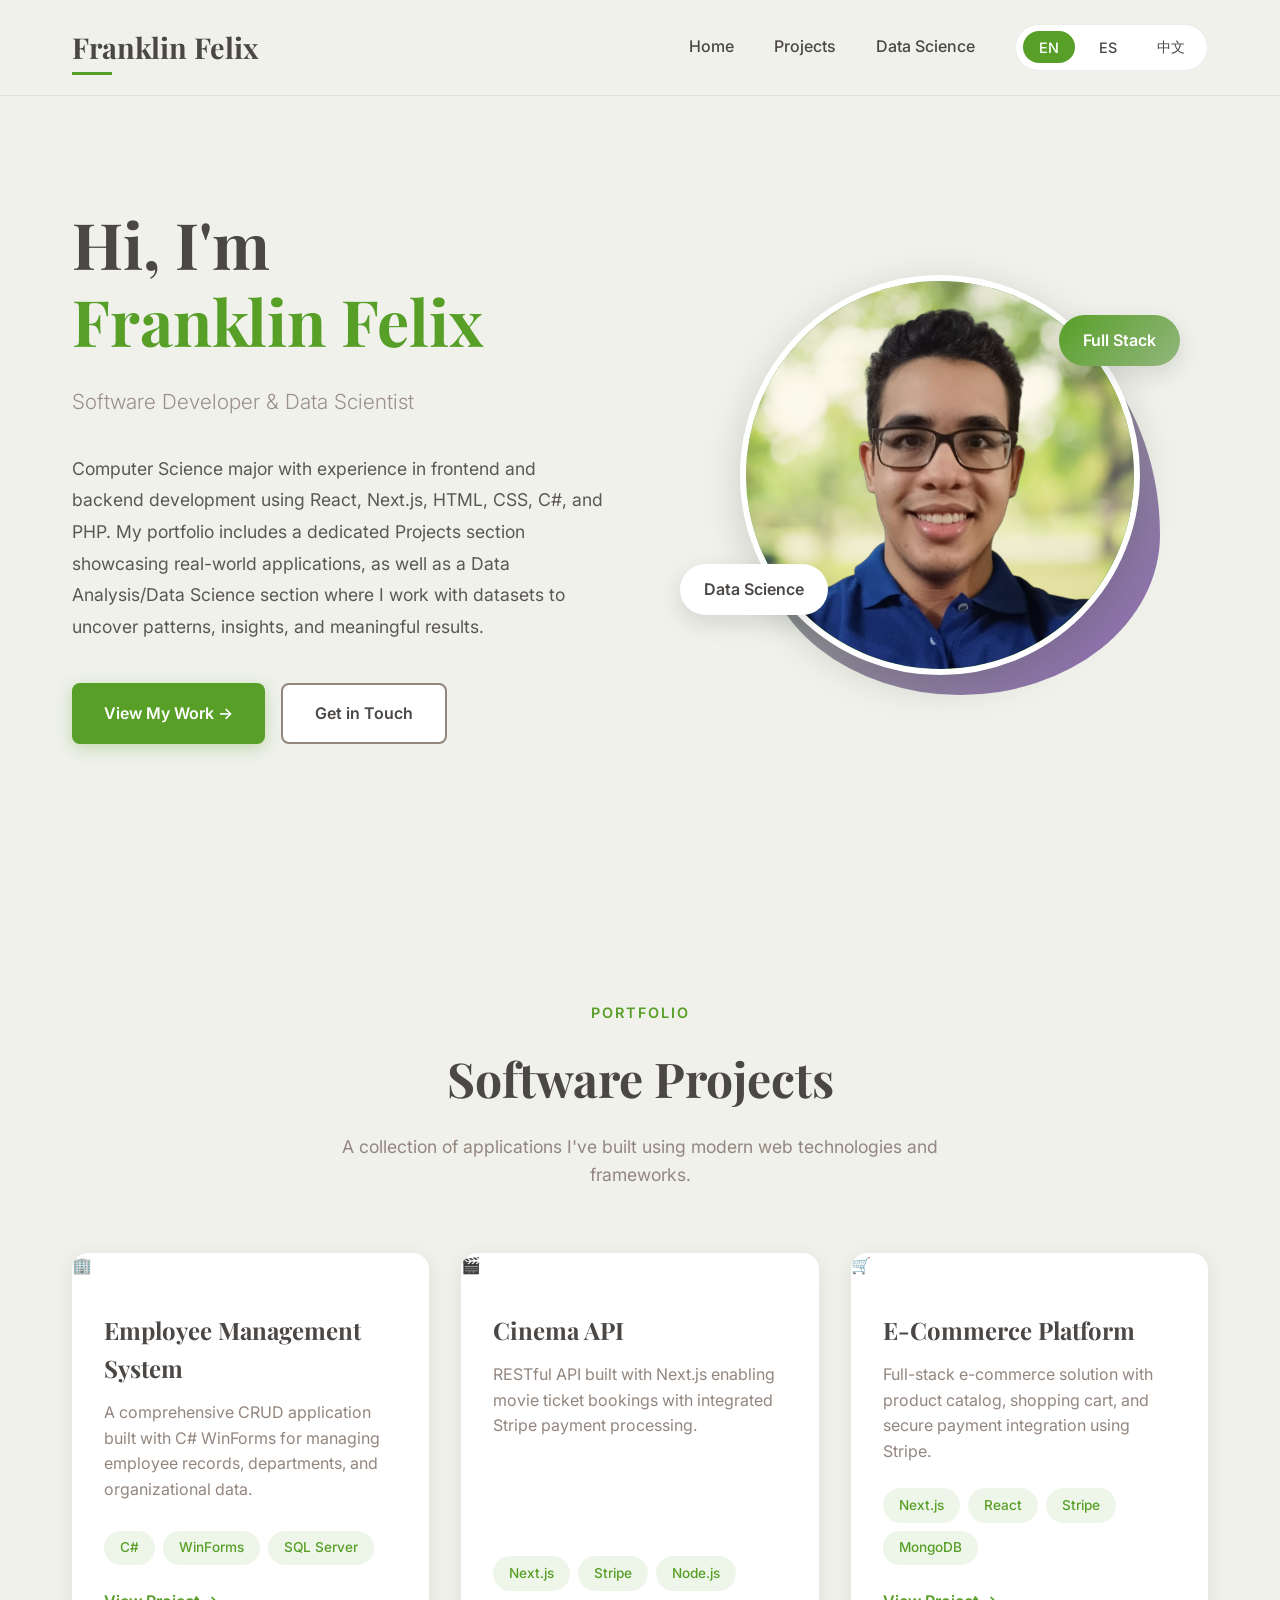
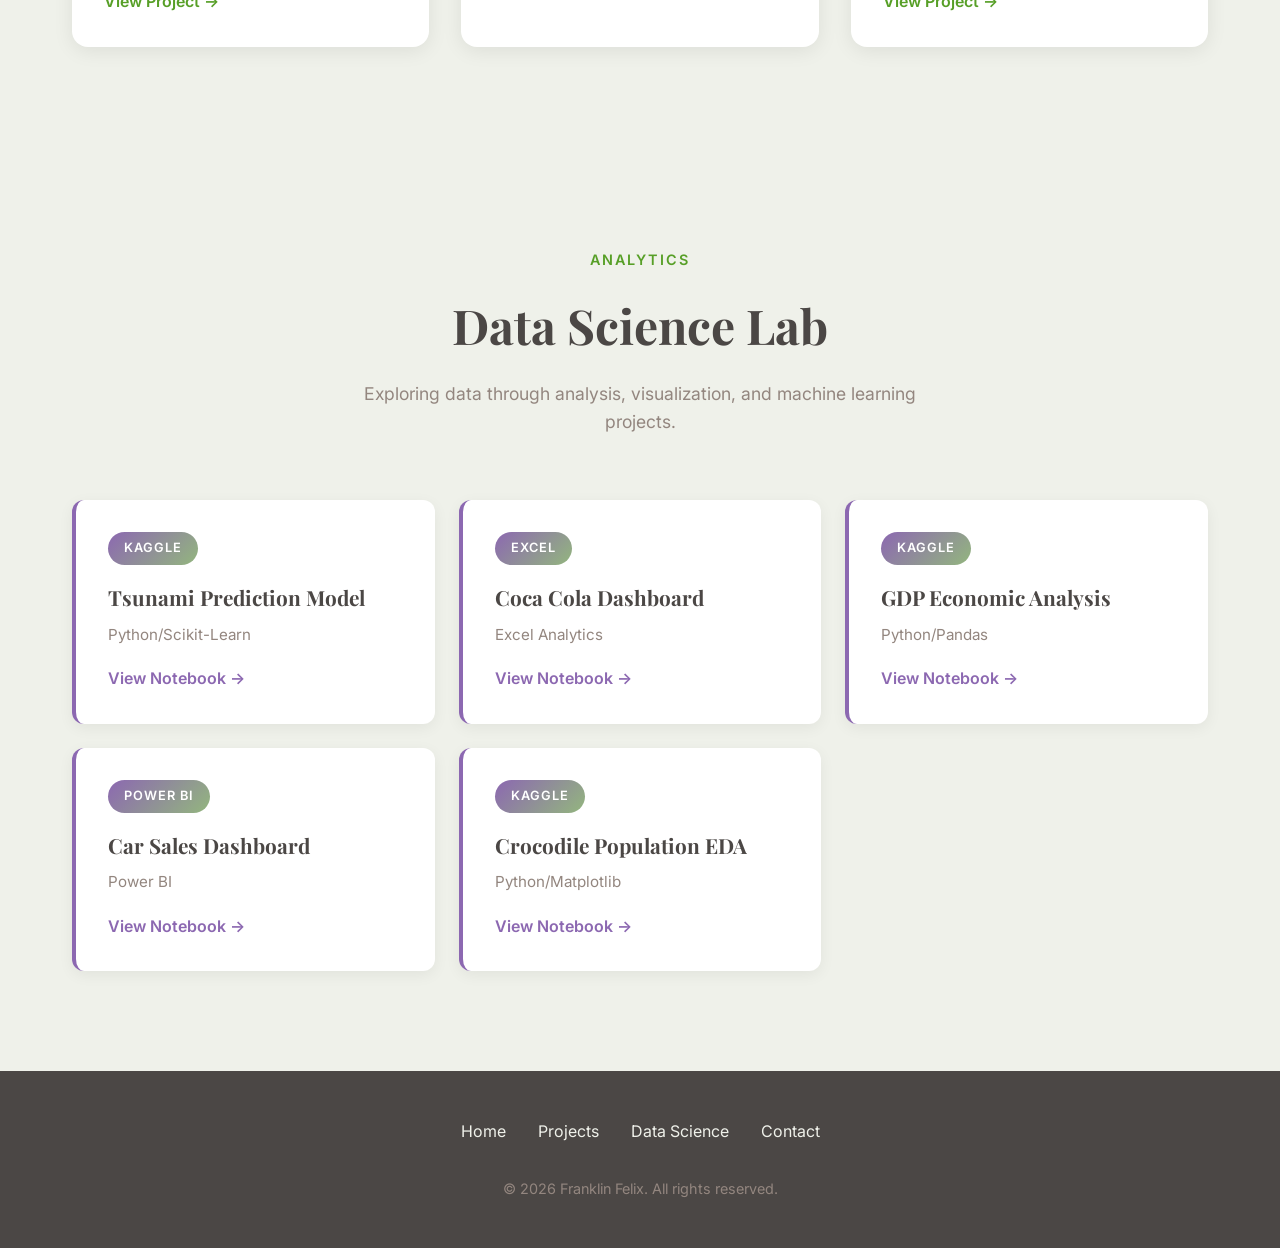
<file: portfolio-modern.html>
<!DOCTYPE html>
<html lang="en">
<head>
    <meta charset="UTF-8">
    <meta name="viewport" content="width=device-width, initial-scale=1.0">
    <title>Franklin Felix - Portfolio</title>
    <link rel="preconnect" href="https://fonts.googleapis.com">
    <link rel="stylesheet" href="styles.css">
    <link rel="preconnect" href="https://fonts.gstatic.com" crossorigin>
    <link href="https://fonts.googleapis.com/css2?family=Inter:wght@300;400;500;600;700;800&family=Playfair+Display:wght@600;700;800&display=swap" rel="stylesheet">
</head>
<body>
    <!-- Navigation -->
    <nav class="navbar" id="navbar">
        <div class="nav-container">
            <a href="#" class="logo">Franklin Felix</a>
            <ul class="nav-links">
                <li><a href="#home">Home</a></li>
                <li><a href="#projects">Projects</a></li>
                <li><a href="#data-science">Data Science</a></li>
                <li>
                    <div class="lang-switch">
                        <button class="lang-btn active" onclick="switchLang('en')">EN</button>
                        <button class="lang-btn" onclick="switchLang('es')">ES</button>
                        <button class="lang-btn" onclick="switchLang('zh')">中文</button>
                    </div>
                </li>
            </ul>
            <button class="mobile-menu-btn">☰</button>
        </div>
    </nav>

    <!-- Hero Section -->
    <section class="hero" id="home">
        <div class="hero-content">
            <h1>
                <span data-lang="greeting">Hi, I'm</span> 
                <span class="highlight">Franklin Felix</span>
            </h1>
            <p class="subtitle" data-lang="subtitle">Software Developer & Data Scientist</p>
            <p data-lang="heroDesc">
                Computer Science major with experience in frontend and backend development using React, Next.js, HTML, CSS, C#, and PHP. My portfolio includes a dedicated Projects section showcasing real-world applications, as well as a Data Analysis/Data Science section where I work with datasets to uncover patterns, insights, and meaningful results.
            </p>
            <div class="cta-buttons">
                <a href="#projects" class="btn btn-primary" data-lang="viewWork">View My Work →</a>
                <a href="#contact" class="btn btn-secondary" data-lang="getInTouch">Get in Touch</a>
            </div>
        </div>
        <div class="hero-image">
            <div class="profile-wrapper">
                <div class="profile-bg"></div>
                <div class="profile-frame">
            
                    <img src="./assets/light-trees.png" alt="Franklin Felix" class="profile-picture">
                    
                    <div class="profile-placeholder">👨‍💻</div>
                </div>
                <div class="floating-badge badge-1" data-lang="badge1">Full Stack</div>
                <div class="floating-badge badge-2" data-lang="badge2">Data Science</div>
            </div>
        </div>
    </section>

    <!-- Software Projects Section -->
    <section id="projects">
        <div class="section-header">
            <div class="section-tag" data-lang="projectsTag">PORTFOLIO</div>
            <h2 class="section-title" data-lang="projectsTitle">Software Projects</h2>
            <p class="section-description" data-lang="projectsDesc">
                A collection of applications I've built using modern web technologies and frameworks.
            </p>
        </div>
        <div class="projects-grid" id="projectsGrid"></div>
    </section>

    <!-- Data Science Section -->
    <section id="data-science">
        <div class="section-header">
            <div class="section-tag" data-lang="dsTag">ANALYTICS</div>
            <h2 class="section-title" data-lang="dsTitle">Data Science Lab</h2>
            <p class="section-description" data-lang="dsDesc">
                Exploring data through analysis, visualization, and machine learning projects.
            </p>
        </div>
        <div class="ds-grid" id="dsGrid"></div>
    </section>

    <!-- Footer -->
    <footer>
        <div class="footer-content">
            <div class="footer-links">
                <a href="#home">Home</a>
                <a href="#projects">Projects</a>
                <a href="#data-science">Data Science</a>
                <a href="#contact">Contact</a>
            </div>
            <p class="copyright">© 2026 Franklin Felix. All rights reserved.</p>
        </div>
    </footer>

    <script>
        // Translations
        const translations = {
            en: {
                greeting: "Hi, I'm",
                subtitle: "Software Developer & Data Scientist",
                heroDesc: "Computer Science major with experience in frontend and backend development using React, Next.js, HTML, CSS, C#, and PHP. My portfolio includes a dedicated Projects section showcasing real-world applications, as well as a Data Analysis/Data Science section where I work with datasets to uncover patterns, insights, and meaningful results.",
                viewWork: "View My Work →",
                getInTouch: "Get in Touch",
                badge1: "Full Stack",
                badge2: "Data Science",
                projectsTag: "PORTFOLIO",
                projectsTitle: "Software Projects",
                projectsDesc: "A collection of applications I've built using modern web technologies and frameworks.",
                dsTag: "ANALYTICS",
                dsTitle: "Data Science Lab",
                dsDesc: "Exploring data through analysis, visualization, and machine learning projects.",
                viewProject: "View Project →",
                viewNotebook: "View Notebook →",
                techStack: "Tech Stack"
            },
            es: {
                greeting: "Hola, soy",
                subtitle: "Desarrollador de Software y Científico de Datos",
                heroDesc: "Estudiante en Ciencias de la Computación con experiencia en desarrollo frontend y backend con React, Next.js, HTML, CSS, C# y PHP. Mi portafolio incluye una sección dedicada a Proyectos que muestra aplicaciones del mundo real, así como una sección de Análisis de Datos/Ciencia de Datos donde trabajo con conjuntos de datos para descubrir patrones, información y resultados significativos.",
                viewWork: "Ver Mi Trabajo →",
                getInTouch: "Contactar",
                badge1: "Full Stack",
                badge2: "Ciencia de Datos",
                projectsTag: "PORTAFOLIO",
                projectsTitle: "Proyectos de Software",
                projectsDesc: "Una colección de aplicaciones que he construido usando tecnologías web modernas.",
                dsTag: "ANÁLISIS",
                dsTitle: "Laboratorio de Ciencia de Datos",
                dsDesc: "Explorando datos a través de análisis, visualización y proyectos de aprendizaje automático.",
                viewProject: "Ver Proyecto →",
                viewNotebook: "Ver Notebook →",
                techStack: "Tecnologías"
            },
            zh: {
                greeting: "你好，我是",
                subtitle: "软件开发者和数据科学家",
                heroDesc: "计算机科学专业，拥有丰富的前端和后端开发经验，熟练运用 React、Next.js、HTML、CSS、C# 和 PHP 等技术。我的作品集包含一个专门的项目展示部分，用于展示实际应用案例；此外，还有一个数据分析/数据科学展示部分，用于分析数据集，挖掘其中的模式、洞见和有意义的结果。",
                viewWork: "查看作品 →",
                getInTouch: "联系我",
                badge1: "全栈开发",
                badge2: "数据科学",
                projectsTag: "作品集",
                projectsTitle: "软件开发项目",
                projectsDesc: "使用现代网络技术和框架构建的应用程序集合。",
                dsTag: "分析",
                dsTitle: "数据科学实验室",
                dsDesc: "通过分析、可视化和机器学习项目探索数据。",
                viewProject: "查看项目 →",
                viewNotebook: "查看 Notebook →",
                techStack: "技术栈"
            }
        };

        // Projects Data
        const projects = [
            {
                title: "Employee Management System",
                desc: "A comprehensive CRUD application built with C# WinForms for managing employee records, departments, and organizational data.",
                icon: "🏢",
                link: "#",
                tools: ["C#", "WinForms", "SQL Server"]
            },
            {
                title: "Cinema API",
                desc: "RESTful API built with Next.js enabling movie ticket bookings with integrated Stripe payment processing.",
                icon: "🎬",
                link: "",
                tools: ["Next.js", "Stripe", "Node.js"]
            },
            {
                title: "E-Commerce Platform",
                desc: "Full-stack e-commerce solution with product catalog, shopping cart, and secure payment integration using Stripe.",
                icon: "🛒",
                link: "#",
                tools: ["Next.js", "React", "Stripe", "MongoDB"]
            }
        ];

        const dsProjects = [
            {
                title: "Tsunami Prediction Model",
                platform: "Kaggle",
                tool: "Python/Scikit-Learn",
                link: "https://www.kaggle.com/code/franklinfelix/tsunami-prediction-model"
            },
            {
                title: "Coca Cola Dashboard",
                platform: "Excel",
                tool: "Excel Analytics",
                link: "https://github.com/Isaaclkm/DietCoke-Excel-Dashboard-Analysis/blob/main/README.md"
            },
            {
                title: "GDP Economic Analysis",
                platform: "Kaggle",
                tool: "Python/Pandas",
                link: "https://www.kaggle.com/code/franklinfelix/gdp-eda"
            },
            {
                title: "Car Sales Dashboard",
                platform: "Power BI",
                tool: "Power BI",
                link: "https://github.com/Isaaclkm/Car_sales_dashboard/blob/main/README.md"
            },
            {
                title: "Crocodile Population EDA",
                platform: "Kaggle",
                tool: "Python/Matplotlib",
                link: "https://github.com/Isaaclkm/Car_sales_dashboard/blob/main/README.md"
            }
        ];

        let currentLang = 'en';

        // Language Switcher
        function switchLang(lang) {
            currentLang = lang;
            
            document.querySelectorAll('.lang-btn').forEach(btn => {
                btn.classList.remove('active');
            });
            event.target.classList.add('active');

            document.querySelectorAll('[data-lang]').forEach(el => {
                const key = el.getAttribute('data-lang');
                if (translations[lang][key]) {
                    el.textContent = translations[lang][key];
                }
            });

            renderProjects();
        }

        // Render Projects
        function renderProjects() {
            const t = translations[currentLang];
            
            // Software Projects
            const projectsGrid = document.getElementById('projectsGrid');
            projectsGrid.innerHTML = projects.map(project => `
                <div class="project-card">
                    <div class="project-icon">${project.icon}</div>
                    <div class="project-content">
                        <h3 class="project-title">${project.title}</h3>
                        <p class="project-desc">${project.desc}</p>
                        <div class="project-tags">
                            ${project.tools.map(tool => `<span class="tag">${tool}</span>`).join('')}
                        </div>
                        ${project.link ? `
                            <a href="${project.link}" class="project-link" target="_blank" rel="noopener noreferrer">
                                ${t.viewProject}
                            </a>
                        ` : ''}
                    </div>
                </div>
            `).join('');

            // Data Science Projects
            const dsGrid = document.getElementById('dsGrid');
            dsGrid.innerHTML = dsProjects.map(project => `
                <div class="ds-card">
                    <div class="ds-badge">${project.platform}</div>
                    <h3 class="ds-title">${project.title}</h3>
                    <p class="ds-tool">${project.tool}</p>
                    <a href="${project.link}" class="ds-link" target="_blank" rel="noopener noreferrer">
                        ${t.viewNotebook}
                    </a>
                </div>
            `).join('');
        }

        // Navbar Scroll Effect
        window.addEventListener('scroll', () => {
            const navbar = document.getElementById('navbar');
            if (window.scrollY > 50) {
                navbar.classList.add('scrolled');
            } else {
                navbar.classList.remove('scrolled');
            }
        });

        // Initial Render
        renderProjects();
    </script>
</body>
</html>
</file>
<file: styles.css>
:root {
    --plusval-com-do-color-1: #EFF1EA;
    --plusval-com-do-color-2: #4B4745;
    --plusval-com-do-color-3: #579F27;
    --plusval-com-do-color-4: #93867F;
    --plusval-com-do-color-5: #93B67E;
    --plusval-com-do-color-6: #8C68B1;
}

* {
    margin: 0;
    padding: 0;
    box-sizing: border-box;
}

body {
    font-family: 'Inter', sans-serif;
    background: var(--plusval-com-do-color-1);
    color: var(--plusval-com-do-color-2);
    line-height: 1.6;
}

/* Smooth Scroll */
html {
    scroll-behavior: smooth;
}

/* Navigation */
.navbar {
    position: fixed;
    top: 0;
    width: 100%;
    background: rgba(239, 241, 234, 0.95);
    backdrop-filter: blur(10px);
    padding: 1.5rem 0;
    z-index: 1000;
    border-bottom: 1px solid rgba(75, 71, 69, 0.1);
    transition: all 0.3s ease;
}

.navbar.scrolled {
    padding: 1rem 0;
    box-shadow: 0 4px 20px rgba(0, 0, 0, 0.08);
}

.nav-container {
    max-width: 1200px;
    margin: 0 auto;
    padding: 0 2rem;
    display: flex;
    justify-content: space-between;
    align-items: center;
}

.logo {
    font-family: 'Playfair Display', serif;
    font-size: 1.8rem;
    font-weight: 700;
    color: var(--plusval-com-do-color-2);
    text-decoration: none;
    position: relative;
}

.logo::after {
    content: '';
    position: absolute;
    bottom: -5px;
    left: 0;
    width: 40px;
    height: 3px;
    background: var(--plusval-com-do-color-3);
}

.nav-links {
    display: flex;
    gap: 2.5rem;
    list-style: none;
    align-items: center;
}

.nav-links a {
    color: var(--plusval-com-do-color-2);
    text-decoration: none;
    font-weight: 500;
    transition: color 0.3s ease;
    position: relative;
}

.nav-links a::before {
    content: '';
    position: absolute;
    bottom: -5px;
    left: 0;
    width: 0;
    height: 2px;
    background: var(--plusval-com-do-color-3);
    transition: width 0.3s ease;
}

.nav-links a:hover::before {
    width: 100%;
}

.nav-links a:hover {
    color: var(--plusval-com-do-color-3);
}

.lang-switch {
    display: flex;
    gap: 0.5rem;
    background: white;
    padding: 0.4rem;
    border-radius: 25px;
    border: 1px solid rgba(75, 71, 69, 0.1);
}

.lang-btn {
    padding: 0.4rem 1rem;
    border: none;
    background: transparent;
    color: var(--plusval-com-do-color-2);
    cursor: pointer;
    border-radius: 20px;
    font-family: 'Inter', sans-serif;
    font-weight: 500;
    font-size: 0.9rem;
    transition: all 0.3s ease;
}

.lang-btn.active {
    background: var(--plusval-com-do-color-3);
    color: white;
}

.lang-btn:hover:not(.active) {
    background: rgba(87, 159, 39, 0.1);
}

/* Hero Section */
.hero {
    padding: 150px 2rem 100px;
    max-width: 1200px;
    margin: 0 auto;
    display: grid;
    grid-template-columns: 1fr 1fr;
    gap: 4rem;
    align-items: center;
    min-height: 100vh;
}

.hero-content h1 {
    font-family: 'Playfair Display', serif;
    font-size: clamp(2.5rem, 5vw, 4rem);
    color: var(--plusval-com-do-color-2);
    margin-bottom: 1.5rem;
    line-height: 1.2;
}

.hero-content .highlight {
    color: var(--plusval-com-do-color-3);
    position: relative;
    display: inline-block;
}

.hero-content .subtitle {
    font-size: 1.3rem;
    color: var(--plusval-com-do-color-4);
    margin-bottom: 2rem;
    font-weight: 300;
}

.hero-content p {
    font-size: 1.1rem;
    color: var(--plusval-com-do-color-2);
    margin-bottom: 2.5rem;
    line-height: 1.8;
    opacity: 0.9;
}

.cta-buttons {
    display: flex;
    gap: 1rem;
    flex-wrap: wrap;
}

.btn {
    padding: 1rem 2rem;
    border-radius: 8px;
    text-decoration: none;
    font-weight: 600;
    transition: all 0.3s ease;
    display: inline-flex;
    align-items: center;
    gap: 0.5rem;
    cursor: pointer;
    border: none;
    font-size: 1rem;
    font-family: 'Inter', sans-serif;
}

.btn-primary {
    background: var(--plusval-com-do-color-3);
    color: white;
    box-shadow: 0 4px 15px rgba(87, 159, 39, 0.3);
}

.btn-primary:hover {
    background: #4a8922;
    transform: translateY(-2px);
    box-shadow: 0 6px 20px rgba(87, 159, 39, 0.4);
}

.btn-secondary {
    background: white;
    color: var(--plusval-com-do-color-2);
    border: 2px solid var(--plusval-com-do-color-4);
}

.btn-secondary:hover {
    border-color: var(--plusval-com-do-color-3);
    color: var(--plusval-com-do-color-3);
    transform: translateY(-2px);
}

/* Profile Image */
.hero-image {
    position: relative;
    display: flex;
    justify-content: center;
    align-items: center;
}

.profile-wrapper {
    position: relative;
    width: 100%;
    max-width: 400px;
    height: auto;
    aspect-ratio: 1;
    margin: 0 auto;
}

.profile-bg {
    position: absolute;
    top: 20px;
    left: 20px;
    width: 100%;
    height: 100%;
    background: linear-gradient(135deg, var(--plusval-com-do-color-5) 0%, var(--plusval-com-do-color-6) 100%);
    border-radius: 50% 50% 50% 50% / 60% 60% 40% 40%;
    animation: morphing 8s ease-in-out infinite;
}

@keyframes morphing {
    0%, 100% {
        border-radius: 50% 50% 50% 50% / 60% 60% 40% 40%;
    }
    50% {
        border-radius: 50% 50% 50% 50% / 40% 40% 60% 60%;
    }
}

.profile-frame {
    position: relative;
    width: 100%;
    height: 100%;
    border-radius: 50%;
    overflow: hidden;
    border: 6px solid white;
    box-shadow: 0 10px 40px rgba(0, 0, 0, 0.15);
    background: linear-gradient(135deg, var(--plusval-com-do-color-5) 0%, var(--plusval-com-do-color-3) 100%);
}

.profile-picture {
    width: 100%;
    height: 100%;
    object-fit: cover;
    display: block;
}

/* Floating Elements */
.floating-badge {
    position: absolute;
    background: white;
    padding: 0.8rem 1.5rem;
    border-radius: 50px;
    box-shadow: 0 8px 25px rgba(0, 0, 0, 0.12);
    font-weight: 600;
    color: var(--plusval-com-do-color-2);
    animation: float 3s ease-in-out infinite;
    z-index: 2;
}

.badge-1 {
    top: 10%;
    right: -10%;
    background: linear-gradient(135deg, var(--plusval-com-do-color-3), var(--plusval-com-do-color-5));
    color: white;
    animation-delay: 0s;
}

.badge-2 {
    bottom: 15%;
    left: -15%;
    background: white;
    color: var(--plusval-com-do-color-2);
    animation-delay: 1s;
}

@keyframes float {
    0%, 100% {
        transform: translateY(0);
    }
    50% {
        transform: translateY(-20px);
    }
}

/* Section Styling */
section {
    padding: 100px 2rem;
    max-width: 1200px;
    margin: 0 auto;
}

.section-header {
    text-align: center;
    margin-bottom: 4rem;
}

.section-tag {
    display: inline-block;
    color: var(--plusval-com-do-color-3);
    font-weight: 600;
    text-transform: uppercase;
    font-size: 0.9rem;
    letter-spacing: 2px;
    margin-bottom: 1rem;
}

.section-title {
    font-family: 'Playfair Display', serif;
    font-size: clamp(2rem, 4vw, 3rem);
    color: var(--plusval-com-do-color-2);
    margin-bottom: 1rem;
}

.section-description {
    font-size: 1.1rem;
    color: var(--plusval-com-do-color-4);
    max-width: 600px;
    margin: 0 auto;
}

/* Projects Grid */
.projects-grid {
    display: grid;
    grid-template-columns: repeat(auto-fit, minmax(350px, 1fr));
    gap: 2rem;
    margin-top: 3rem;
}

.project-card {
    background: white;
    border-radius: 16px;
    overflow: hidden;
    box-shadow: 0 4px 20px rgba(0, 0, 0, 0.08);
    transition: all 0.4s ease;
    cursor: pointer;
    position: relative;
    display: flex;
    flex-direction: column;
    height: 100%;
}

.project-card::before {
    content: '';
    position: absolute;
    top: 0;
    left: 0;
    width: 100%;
    height: 4px;
    background: linear-gradient(90deg, var(--plusval-com-do-color-3), var(--plusval-com-do-color-5));
    transform: scaleX(0);
    transform-origin: left;
    transition: transform 0.4s ease;
}

.project-card:hover::before {
    transform: scaleX(1);
}

.project-card:hover {
    transform: translateY(-8px);
    box-shadow: 0 12px 35px rgba(0, 0, 0, 0.12);
}

.project-image {
    height: 200px;
    overflow: hidden;
    display: flex;
    align-items: center;
    justify-content: center;
    background: linear-gradient(135deg, var(--plusval-com-do-color-5), var(--plusval-com-do-color-3));
}

.project-image img {
    width: 100%;
    height: 100%;
    object-fit: cover;
    transition: transform 0.4s ease;
}

.project-card:hover .project-image img {
    transform: scale(1.05);
}

.project-content {
    padding: 2rem;
    flex-grow: 1;
    display: flex;
    flex-direction: column;
}

.project-title {
    font-family: 'Playfair Display', serif;
    font-size: 1.5rem;
    color: var(--plusval-com-do-color-2);
    margin-bottom: 0.8rem;
}

.project-desc {
    color: var(--plusval-com-do-color-4);
    margin-bottom: 1.5rem;
    line-height: 1.6;
    flex-grow: 1;
}

.project-tags {
    display: flex;
    flex-wrap: wrap;
    gap: 0.5rem;
    margin-bottom: 1.5rem;
}

.tag {
    background: rgba(87, 159, 39, 0.1);
    color: var(--plusval-com-do-color-3);
    padding: 0.4rem 1rem;
    border-radius: 20px;
    font-size: 0.85rem;
    font-weight: 500;
}

.project-link {
    display: inline-flex;
    align-items: center;
    gap: 0.5rem;
    color: var(--plusval-com-do-color-3);
    text-decoration: none;
    font-weight: 600;
    transition: gap 0.3s ease;
    margin-top: auto;
}

.project-link:hover {
    gap: 1rem;
}

/* Data Science Section */
.ds-grid {
    display: grid;
    grid-template-columns: repeat(auto-fit, minmax(300px, 1fr));
    gap: 1.5rem;
    margin-top: 3rem;
}

.ds-card {
    background: white;
    padding: 2rem;
    border-radius: 12px;
    box-shadow: 0 4px 15px rgba(0, 0, 0, 0.06);
    transition: all 0.3s ease;
    border-left: 4px solid var(--plusval-com-do-color-6);
    display: flex;
    flex-direction: column;
    height: 100%;
}

.ds-card:hover {
    transform: translateX(5px);
    box-shadow: 0 6px 25px rgba(0, 0, 0, 0.1);
    border-left-color: var(--plusval-com-do-color-3);
}

.ds-badge {
    display: inline-block;
    background: linear-gradient(135deg, var(--plusval-com-do-color-6), var(--plusval-com-do-color-5));
    color: white;
    padding: 0.4rem 1rem;
    border-radius: 20px;
    font-size: 0.8rem;
    font-weight: 600;
    margin-bottom: 1rem;
    text-transform: uppercase;
    letter-spacing: 1px;
    align-self: flex-start;
}

.ds-title {
    font-family: 'Playfair Display', serif;
    font-size: 1.3rem;
    color: var(--plusval-com-do-color-2);
    margin-bottom: 0.5rem;
    flex-grow: 1;
}

.ds-tool {
    color: var(--plusval-com-do-color-4);
    font-size: 0.95rem;
    margin-bottom: 1.2rem;
}

.ds-link {
    display: inline-flex;
    align-items: center;
    gap: 0.5rem;
    color: var(--plusval-com-do-color-6);
    text-decoration: none;
    font-weight: 600;
    transition: all 0.3s ease;
    margin-top: auto;
}

.ds-link:hover {
    color: var(--plusval-com-do-color-3);
    gap: 1rem;
}

/* Footer */
footer {
    background: var(--plusval-com-do-color-2);
    color: var(--plusval-com-do-color-1);
    padding: 3rem 2rem;
    text-align: center;
}

.footer-content {
    max-width: 1200px;
    margin: 0 auto;
}

.footer-links {
    display: flex;
    justify-content: center;
    gap: 2rem;
    margin-bottom: 2rem;
    flex-wrap: wrap;
}

.footer-links a {
    color: var(--plusval-com-do-color-1);
    text-decoration: none;
    transition: color 0.3s ease;
}

.footer-links a:hover {
    color: var(--plusval-com-do-color-5);
}

.copyright {
    color: var(--plusval-com-do-color-4);
    font-size: 0.9rem;
}

/* Mobile Menu */
.mobile-menu-btn {
    display: none;
    background: none;
    border: none;
    font-size: 1.5rem;
    color: var(--plusval-com-do-color-2);
    cursor: pointer;
}

/* Responsive */
@media (max-width: 968px) {
    .hero {
        grid-template-columns: 1fr;
        padding-top: 120px;
        text-align: center;
        gap: 3rem;
    }

    .hero-image {
        order: -1;
    }

    .profile-wrapper {
        max-width: 300px;
    }

    .cta-buttons {
        justify-content: center;
    }

    .nav-links {
        display: none;
    }

    .mobile-menu-btn {
        display: block;
    }

    .projects-grid,
    .ds-grid {
        grid-template-columns: 1fr;
    }

    .floating-badge {
        display: none;
    }
}

@media (max-width: 640px) {
    .hero-content h1 {
        font-size: 2rem;
    }

    .hero-content .subtitle {
        font-size: 1.1rem;
    }

    .profile-wrapper {
        max-width: 250px;
    }

    section {
        padding: 60px 1.5rem;
    }

    .cta-buttons {
        flex-direction: column;
    }

    .btn {
        justify-content: center;
        width: 100%;
    }
}
</file>
